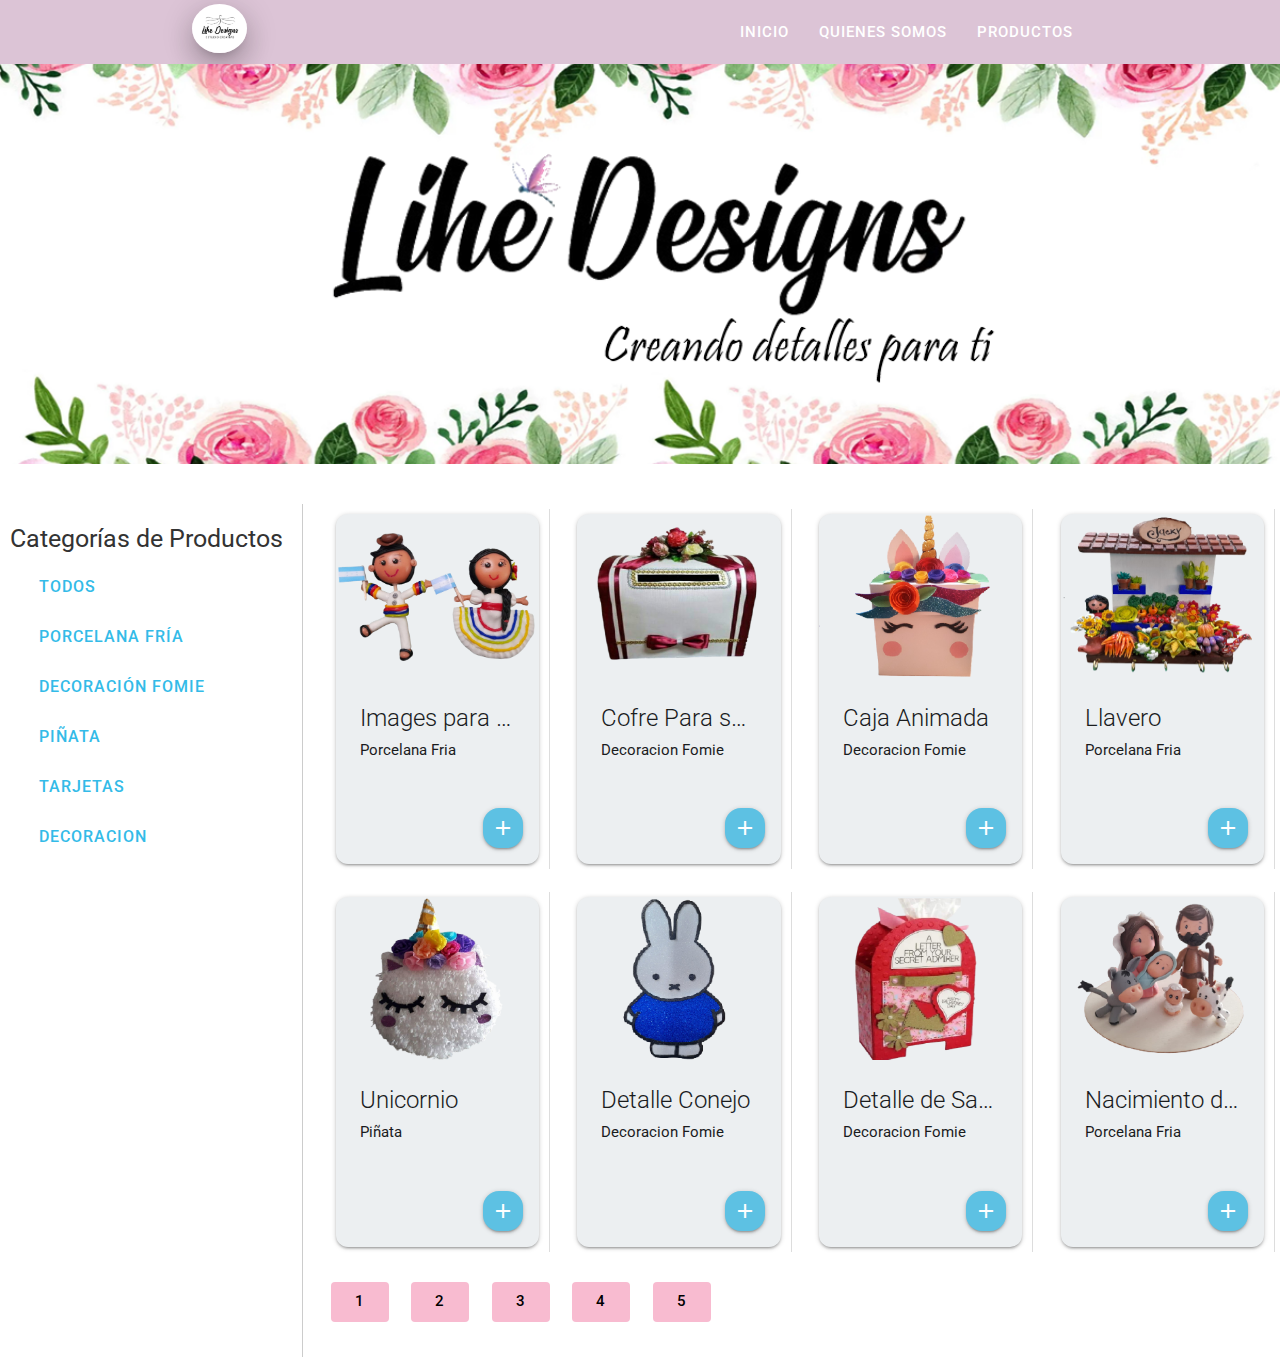
<file: Web/productos.html>
<!DOCTYPE html>
<html>
  <head>
    <link href="https://fonts.googleapis.com/css2?family=Roboto:wght@400;500;700&display=swap" rel="stylesheet">
    <!--Import Google Icon Font-->
    <link href="https://fonts.googleapis.com/icon?family=Material+Icons" rel="stylesheet">
    <!--Let browser know website is optimized for mobile-->
    <link rel="stylesheet" href="css/style.css">
    <link rel="stylesheet" href="css/css_reset.css">
    <!--Import materialize.css-->
    <link type="text/css" rel="stylesheet" href="css/materialize.min.css" media="screen,projection"/>
    <link rel="stylesheet" href="https://cdnjs.cloudflare.com/ajax/libs/font-awesome/6.5.1/css/all.min.css">
    <link rel="stylesheet" href="https://cdnjs.cloudflare.com/ajax/libs/font-awesome/6.0.0/css/all.min.css">



    
    <meta name="viewport" content="width=device-width, initial-scale=1.0"/>
    <title>Lihe Design</title>
  </head>
  <body class="white">
    <header class="header">
    <!--Inicio de Barra de Navegacion-->
    <nav >
      <div class="nav-wrapper trans">
          <div class="container">
            <a href="index.html" class="brand-logo"><img height="70vm" width="74vm" class=" circle responsive-img small z-depth-4" src="img/logo.png" style="vertical-align: middle;"></a>
            <a href="#" data-target="mobile-demo" class="sidenav-trigger"><i class="material-icons">menu</i></a>
            <ul class="right hide-on-med-and-down">
                <li><a href="index.html">Inicio</a></li>
                <li><a href="quienes_somos.html">Quienes Somos</a></li>
                <li><a href="productos.html">Productos</a></li>
            </ul>
          </div>
      </div>
  </nav>

  <ul class="sidenav" id="mobile-demo">
      <li>
          <form>
              <div class="input-field">
                  <input id="search" type="search" required>
                  <label class="label-icon" for="search"><i class="material-icons">search</i></label>
                  <i class="material-icons">close</i>
              </div>
          </form>
      </li>
      <li><a href="#">Inicio</a></li>
      <li><a href="#">Quienes Somos</a></li>
      <li><a href="#">Productos</a></li>
  </ul>
  <!--Fin de barra de navegacion indexada via id-->
    </header>
    <!--Inicio de Slider-->
    <div class="slider ">
      <ul class="slides">
        <li>
          <img class="responsive-img" src="img/Banner/Banner.png" alt="Sample image for first slide">
          <div class="caption center-align">
          </div>
        </li>
        <li>
          <img class="responsive-img" src="img/Banner/Banner-2.png" alt="Sample image for second slide">
          <div class="caption left-align">
            
          </div>
        </li>
        <li>
          <img class="responsive-img" src="img/Banner/Banner-3.png" alt="Sample image for third slide">
          <div class="caption right-align">
            
          </div>
        </li>
      </ul>
    </div>
    <!--Fin Slider-->

     
    <!--Contenedor de las categorias-->

    <!--Inicio de Tarjetas-->
    <div class="container-fluid">
      <div class="row" >
        <!-- Columna para las categorías -->
        <div class="col s12 m4 l3 category-container">
          <!-- Contenido de las categorías (por ahora vacío) -->
          <h5>Categorías de Productos</h5>
          <ul>
            <li><a href="javascript:void(0);" class="filter-category waves-effect waves-light btn" data-category="all">Todos</a></li>
            <li><a href="javascript:void(0);" class="filter-category waves-effect waves-light btn" data-category="Porcelana Fria">Porcelana Fría</a></li>
            <li><a href="javascript:void(0);" class="filter-category waves-effect waves-light btn" data-category="Decoracion Fomie">Decoración Fomie</a></li>
            <li><a href="javascript:void(0);" class="filter-category waves-effect waves-light btn" data-category="Piñata">Piñata</a></li>
            <li><a href="javascript:void(0);" class="filter-category waves-effect waves-light btn" data-category="Tarjeta">Tarjetas</a></li>
            <li><a href="javascript:void(0);" class="filter-category waves-effect waves-light btn" data-category="Decoracion">Decoracion</a></li>
          </ul>
        </div>
        <div class="col s12 m8 l9">
          <div class="row" id="product-grid">
           <!--//Las tarjetas se gereran aqui-->
          </div>
          <!--Inicio de contenedor de navegacion-->
          <div class="row center-align" id="pagination">
          <!-- Aquí se crean los botones de paginación -->
          </div>
          <div id="modals-container">
          <!-- Contenedor para los modales -->
          </div>
        </div>
      </div>  
    </div> 
  
   


<script src="https://cdnjs.cloudflare.com/ajax/libs/materialize/1.0.0/js/materialize.min.js"></script>
<!-- Archivo de productos -->
<link type="text/css" rel="stylesheet" href="css/materialize.min.css">
<script src="js/productos.js"></script>
 <!--JavaScript at end of body for optimized loading-->
 <script type="text/javascript" src="js/materialize.min.js"></script>
 <!--Estructura de menu despegable-->
 <script>
  document.addEventListener('DOMContentLoaded', function() {
    // Inicializar dropdown
    var elems = document.querySelectorAll('.dropdown-trigger');
    var instances = M.Dropdown.init(elems);
      hover:false
    // Inicializar sidenav
    var sidenavElems = document.querySelectorAll('.sidenav');
    M.Sidenav.init(sidenavElems);
    var elems = document.querySelectorAll('.slider');
    var instances = M.Slider.init(elems, {
      height: 400,
      duration:100,
      interval: 2500,
  
      // specify options here
      /** Optional function which generates ARIA label for each indicator */
      indicatorLabelFunc: (idx, current) => {
        let label = "Go to slide " + idx;
        if (current) {
          label = label + " (Current)";
        }
        return label;
      }
    });
  });

</script>
<script>
document.addEventListener('DOMContentLoaded', function() {
  M.AutoInit();
});
</script>
<script src="https://cdnjs.cloudflare.com/ajax/libs/materialize/1.0.0/js/materialize.min.js"></script>
</body>
</html>
</file>
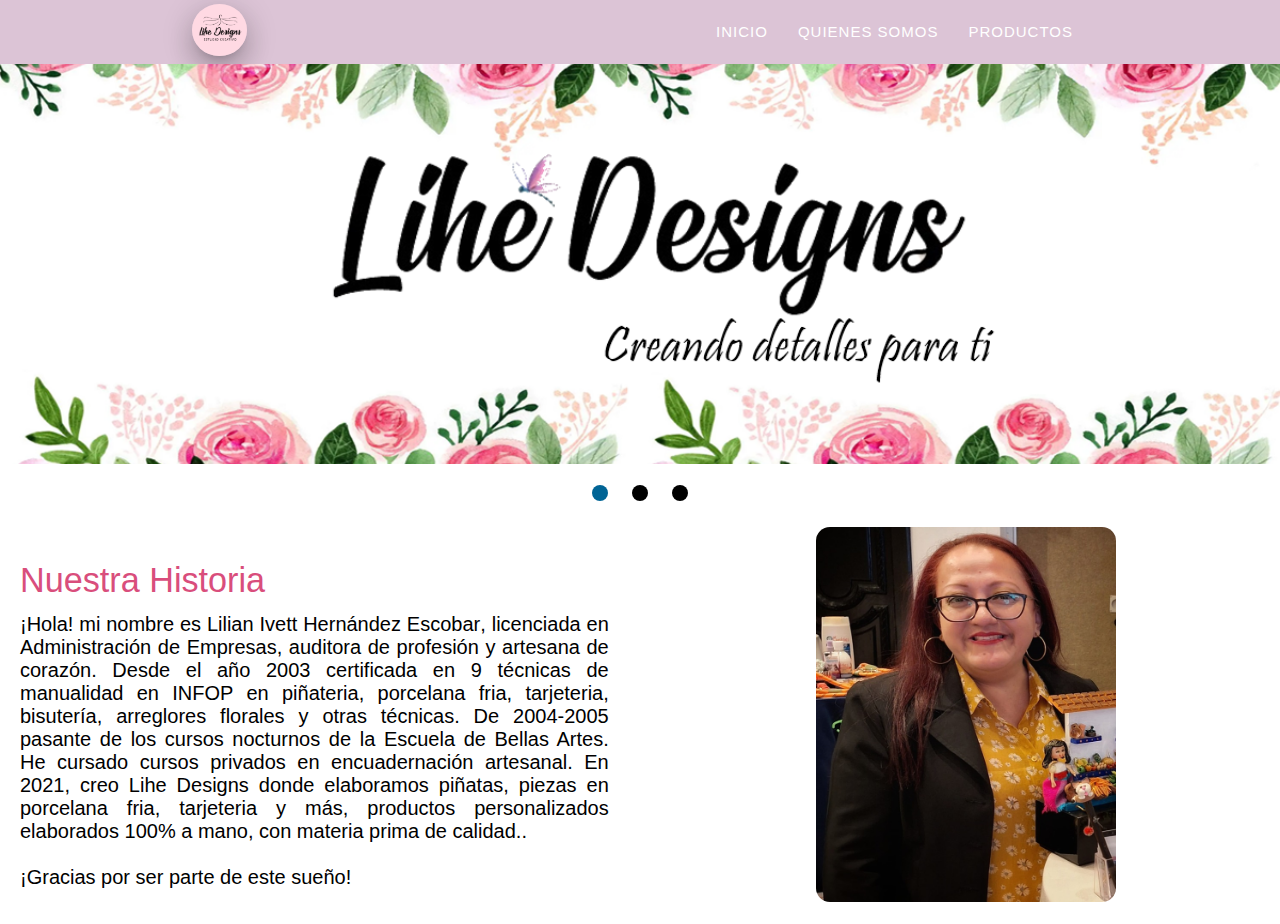
<file: Web/quienes_somos.html>
<!DOCTYPE html>
<html>
  <head>
    <!--Import Google Icon Font-->
    <link href="https://fonts.googleapis.com/icon?family=Material+Icons" rel="stylesheet">
    <link rel="stylesheet" href="css/style.css">
    <link rel="stylesheet" href="css/css_reset.css">
    <!--Import materialize.css-->
    <link type="text/css" rel="stylesheet" href="css/materialize.min.css" media="screen,projection"/>
    <link rel="stylesheet" href="https://cdnjs.cloudflare.com/ajax/libs/font-awesome/6.0.0/css/all.min.css">

    <!--Let browser know website is optimized for mobile-->

    <meta name="viewport" content="width=device-width, initial-scale=1.0"/>
    <title>Lihe Design</title>
  </head>
  <body class="white">
    <header class="header">
    <!--Inicio de Barra de Navegacion-->
    <nav >
      <div class="nav-wrapper trans">
          <div class="container">
            <a href="index.html" class="brand-logo">
              <img class="circle responsive-img  z-depth-4" src="img/Logo1.png" alt="Logo">
            </a>
            <a href="#" data-target="mobile-demo" class="sidenav-trigger"><i class="material-icons">menu</i></a>
            <ul class="right hide-on-med-and-down">
                <li><a href="index.html">Inicio</a></li>
                <li><a href="quienes_somos.html">Quienes Somos</a></li>
                <li><a href="productos.html">Productos</a></li>
            </ul>
          </div>
      </div>
  </nav>

  <ul class="sidenav" id="mobile-demo">
      <li>
          <form>
              <div class="input-field">
                  <input id="search" type="search" required>
                  <label class="label-icon" for="search"><i class="material-icons">search</i></label>
                  <i class="material-icons">close</i>
              </div>
          </form>
      </li>
      <li><a href="#">Inicio</a></li>
      <li><a href="#">Quienes Somos</a></li>
      <li><a href="#">Productos</a></li>
  </ul>
  <!--Fin de barra de navegacion indexada via id-->
    </header>
    <!--Inicio de Slider-->
    <div class="slider ">
      <ul class="slides">
        <li>
          <img class="responsive-img" src="img/Banner/Banner.png" alt="Sample image for first slide">
          <div class="caption center-align">
          </div>
        </li>
        <li>
          <img class="responsive-img" src="img/Banner/Banner-2.png" alt="Sample image for second slide">
          <div class="caption left-align">
            
          </div>
        </li>
        <li>
          <img class="responsive-img" src="img/Banner/Banner-3.png" alt="Sample image for third slide">
          <div class="caption right-align">
            
          </div>
        </li>
      </ul>
    </div>
    <!--Fin Slider-->

    <!-- Sección "Quiénes somos" -->
    <div class="section">
        <div class="row valign-wrapper">
  
        <!-- Columna de Información -->
        <div class="col s12 m6" style="background-color: #ffffff; padding: 20px;">
            <h4 style="color: #d94e7c; " >Nuestra Historia</h4>
            <p style="color: #000000; font-size: 20px; text-align: justify;">
            ¡Hola! mi nombre es <strong>Lilian Ivett Hernández Escobar</strong>, licenciada en Administración de Empresas, auditora de profesión y artesana de corazón.
            Desde el año 2003 certificada en 9 técnicas de manualidad en INFOP en piñateria, porcelana fria, tarjeteria, bisutería, arreglores florales y otras técnicas. 
            De 2004-2005 pasante de los cursos nocturnos de la Escuela de Bellas Artes.
            He cursado cursos privados en encuadernación artesanal.
            En 2021, creo Lihe Designs donde elaboramos piñatas, piezas en porcelana fria, tarjeteria y más, productos personalizados elaborados 100% a mano, con materia prima de calidad.. <br><br>
            ¡Gracias por ser parte de este sueño!
            </p>
        </div>
  
        <!-- Columna de Imagen -->
        <div class="col s12 m6 center-align">
            <img src="img/Lilian.jpg" alt="Fundadora" class="founder-image" style="border-radius: 14px;">
        </div>
  
        </div>
    </div>
  

 <!--JavaScript at end of body for optimized loading-->
 <script type="text/javascript" src="js/materialize.min.js"></script>
 <script src="js/productos.js"></script>
 <!--Estructura de menu despegable-->
 <script>
  document.addEventListener('DOMContentLoaded', function() {
    // Inicializar dropdown
    var elems = document.querySelectorAll('.dropdown-trigger');
    var instances = M.Dropdown.init(elems);
      hover:false
    // Inicializar sidenav
    var sidenavElems = document.querySelectorAll('.sidenav');
    M.Sidenav.init(sidenavElems);
    var elems = document.querySelectorAll('.slider');
    var instances = M.Slider.init(elems, {
      height: 400,
      duration:100,
      interval: 2500,
  
      // specify options here
      /** Optional function which generates ARIA label for each indicator */
      indicatorLabelFunc: (idx, current) => {
        let label = "Go to slide " + idx;
        if (current) {
          label = label + " (Current)";
        }
        return label;
      }
    });
  });

</script>
<script>
document.addEventListener('DOMContentLoaded', function() {
  M.AutoInit();
});
</script>


  </body>
</html>
</file>
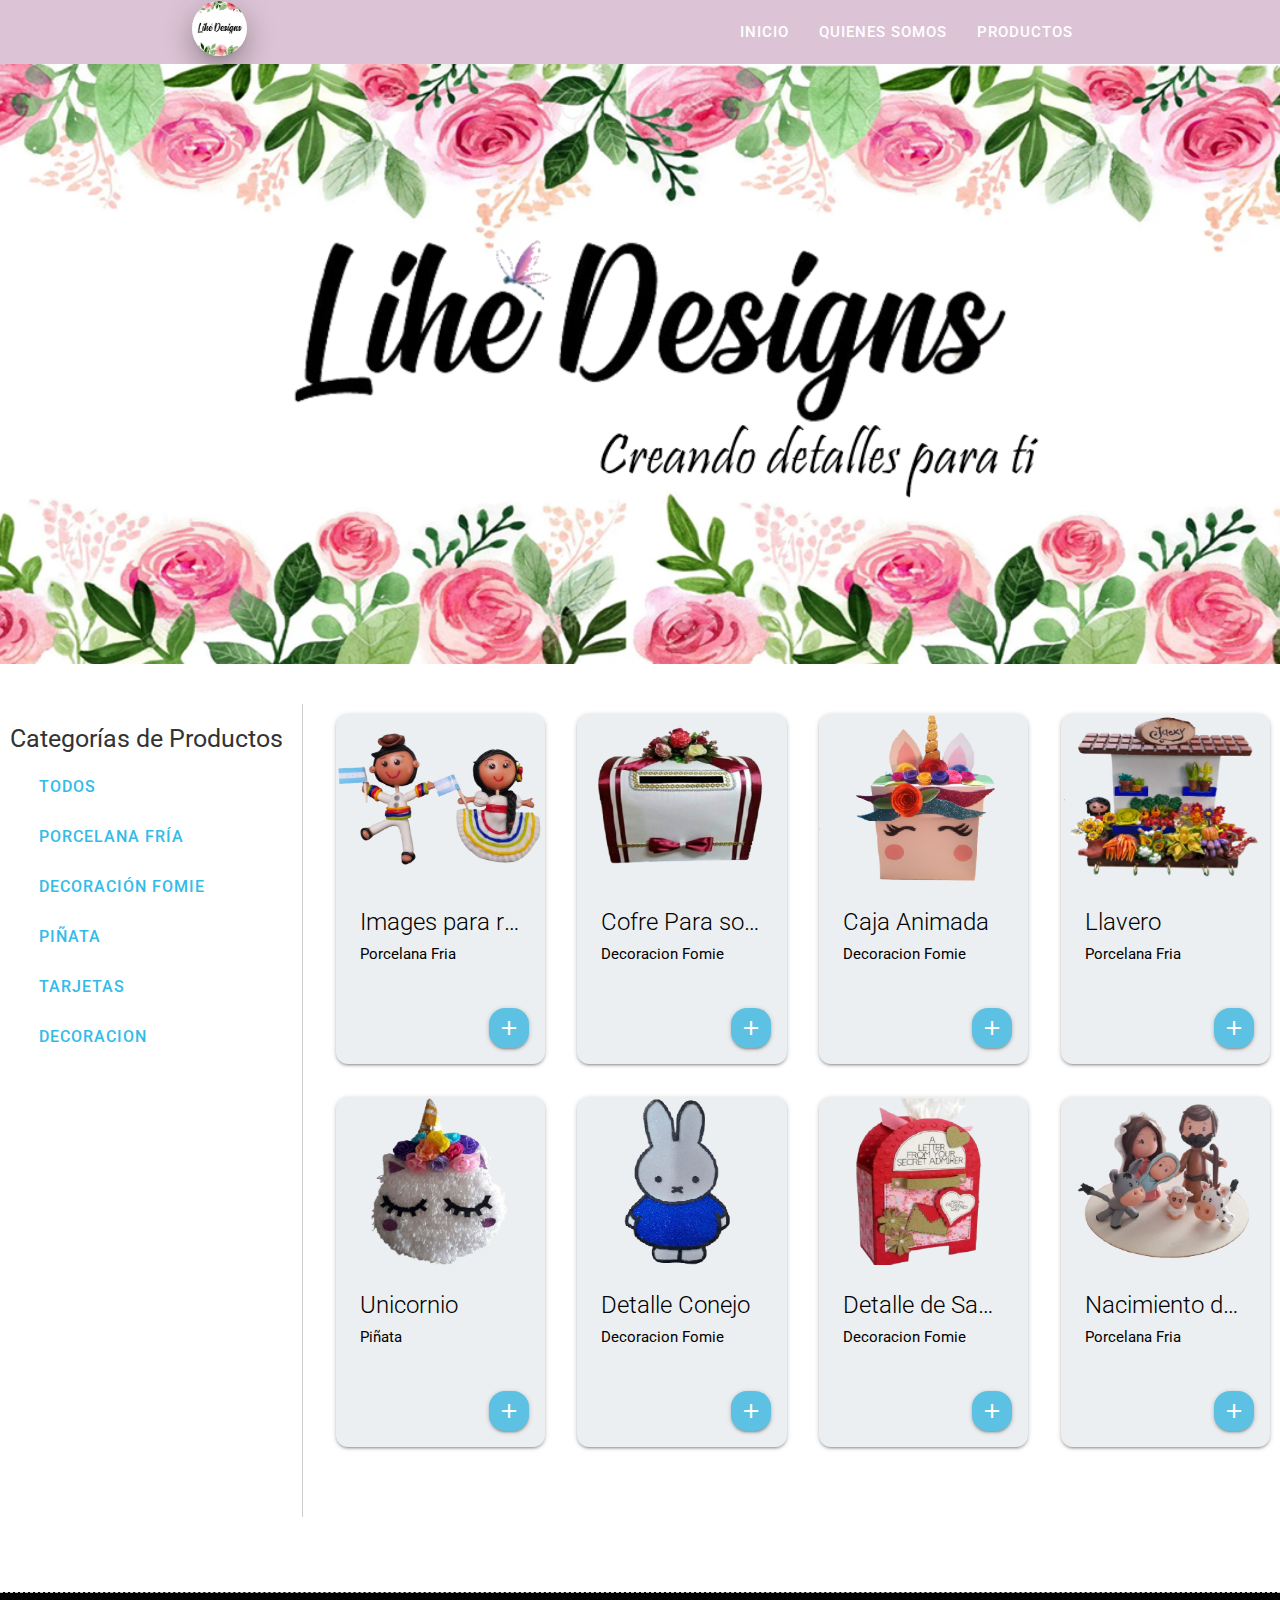
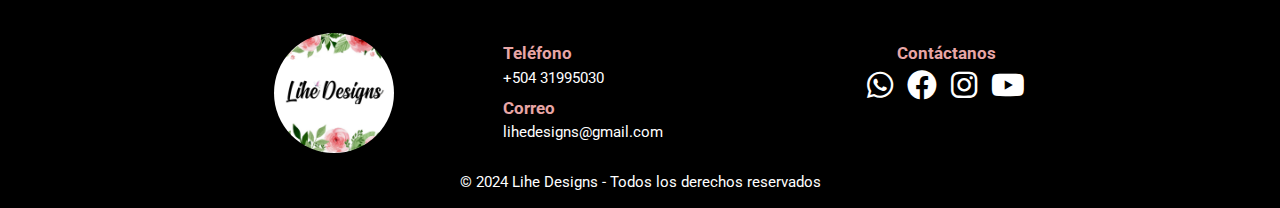
<file: Web Subida/Web/public/productos.html>
<!DOCTYPE html>
<html>
  <head>
    <link href="https://fonts.googleapis.com/css2?family=Roboto:wght@400;500;700&display=swap" rel="stylesheet">
    <!--Import Google Icon Font-->
    <link href="https://fonts.googleapis.com/icon?family=Material+Icons" rel="stylesheet">
    <!--Let browser know website is optimized for mobile-->
    <link rel="stylesheet" href="css/style.css">
    <link rel="stylesheet" href="css/css_reset.css">
    <!--Import materialize.css-->
    <link type="text/css" rel="stylesheet" href="css/materialize.min.css" media="screen,projection"/>
    <link rel="stylesheet" href="https://cdnjs.cloudflare.com/ajax/libs/font-awesome/6.5.1/css/all.min.css">
    <link rel="stylesheet" href="https://cdnjs.cloudflare.com/ajax/libs/font-awesome/6.0.0/css/all.min.css">



    
    <meta name="viewport" content="width=device-width, initial-scale=1.0"/>
    <title>Lihe Design</title>
  </head>
  <body class="white" style="color: black;">
    <header class="header">
    <!--Inicio de Barra de Navegacion-->
    <nav >
      <div class="nav-wrapper trans">
          <div class="container">
            <a href="index.html" class="brand-logo"><img height="70vm" width="74vm" class=" circle responsive-img small z-depth-4" src="img/logo.png" style="vertical-align: middle;"></a>
            <a href="#" data-target="mobile-demo" class="sidenav-trigger"><i class="material-icons">menu</i></a>
            <ul class="right hide-on-med-and-down">
                <li><a href="index.html">Inicio</a></li>
                <li><a href="quienes_somos.html">Quienes Somos</a></li>
                <li><a href="productos.html">Productos</a></li>
            </ul>
          </div>
      </div>
  </nav>

  <ul class="sidenav" id="mobile-demo">
      <li>
          <form>
              <div class="input-field">
                  <input id="search" type="search" required>
                  <label class="label-icon" for="search"><i class="material-icons">search</i></label>
                  <i class="material-icons">close</i>
              </div>
          </form>
      </li>
      <li><a href="index.html">Inicio</a></li>
      <li><a href="quienes_somos.html">Quienes Somos</a></li>
      <li><a href="productos.html">Productos</a></li>
  </ul>
  <!--Fin de barra de navegacion indexada via id-->
    </header>
    <!--Inicio de Slider-->
    <div class="slider hide-on-small-only">
      <ul class="slides ">
        <li>
          <img class="responsive-img" src="img/Banner/Banner.png" alt="Sample image for first slide">
          <div class="caption center-align">
          </div>
        </li>
        <li>
          <img class="responsive-img" src="img/Banner/Banner-2.png" alt="Sample image for second slide">
          <div class="caption left-align">
            
          </div>
        </li>
        <li>
          <img class="responsive-img"  src="img/Banner/Banner-3.png" alt="Sample image for third slide">
          <div class="caption right-align">
            
          </div>
        </li>
      </ul>
    </div>
    <!--Fin Slider-->

     
    <!--Contenedor de las categorias-->

    <!--Inicio de Tarjetas-->
    <div class="container-fluid">
      <div class="row" >
        <!-- Columna para las categorías -->
        <div class="col s12 m4 l3 category-container">
          <!-- Contenido de las categorías (por ahora vacío) -->
          <h5>Categorías de Productos</h5>
          <ul>
            <li><a href="javascript:void(0);" class="filter-category waves-effect waves-light btn" data-category="all">Todos</a></li>
            <li><a href="javascript:void(0);" class="filter-category waves-effect waves-light btn" data-category="Porcelana Fria">Porcelana Fría</a></li>
            <li><a href="javascript:void(0);" class="filter-category waves-effect waves-light btn" data-category="Decoracion Fomie">Decoración Fomie</a></li>
            <li><a href="javascript:void(0);" class="filter-category waves-effect waves-light btn" data-category="Piñata">Piñata</a></li>
            <li><a href="javascript:void(0);" class="filter-category waves-effect waves-light btn" data-category="Tarjeta">Tarjetas</a></li>
            <li><a href="javascript:void(0);" class="filter-category waves-effect waves-light btn" data-category="Decoracion">Decoracion</a></li>
          </ul>
        </div>
        <div class="col s12 m8 l9">
          <div class="row" id="product-grid">
           <!--//Las tarjetas se gereran aqui-->
          </div>
          <!--Inicio de contenedor de navegacion-->
          <div class="row center-align" id="pagination">
          <!-- Aquí se crean los botones de paginación -->
          </div>
          <div id="modals-container">
          <!-- Contenedor para los modales -->
          </div>
        </div>
      </div>  
    </div> 
  
   


<script src="https://cdnjs.cloudflare.com/ajax/libs/materialize/1.0.0/js/materialize.min.js"></script>
<!-- Archivo de productos -->
<link type="text/css" rel="stylesheet" href="css/materialize.min.css">
<script src="js/productos.js"></script>
 <!--JavaScript at end of body for optimized loading-->
 <script type="text/javascript" src="js/materialize.min.js"></script>
 <!--Estructura de menu despegable-->
 <script>
  document.addEventListener('DOMContentLoaded', function() {
    // Inicializar dropdown
    var elems = document.querySelectorAll('.dropdown-trigger');
    var instances = M.Dropdown.init(elems);
      hover:false
    // Inicializar sidenav
    var sidenavElems = document.querySelectorAll('.sidenav');
    M.Sidenav.init(sidenavElems);
    var elems = document.querySelectorAll('.slider');
    var instances = M.Slider.init(elems, {
      height: 600,
      duration:100,
      interval: 2500,
  
      // specify options here
      /** Optional function which generates ARIA label for each indicator */
      indicatorLabelFunc: (idx, current) => {
        let label = "Go to slide " + idx;
        if (current) {
          label = label + " (Current)";
        }
        return label;
      }
    });
  });

</script>
<script>
document.addEventListener('DOMContentLoaded', function() {
  M.AutoInit();
});
</script>
<script src="https://cdnjs.cloudflare.com/ajax/libs/materialize/1.0.0/js/materialize.min.js"></script>
<!-- Footer -->
<footer class="page-footer black" style="padding-top:5px;">
  <div class="container" style="padding-top: 30px;">
    <div class="row">
      <!-- Columna 1: Logo y mensaje -->
      <div class="col s12 m4 center-align">
        <img class="circle responsive-img" src="img/logo.png" alt="Logo Like Designs" style="width: 120px; height: auto;">
      </div>

      <!-- Columna 2: Información de contacto -->
      <div class="col s12 m4">

        <h6 style="color: #E8A6A6; font-weight: bold;">Teléfono</h6>
        <p class="white-text">+504 31995030</p>

        <h6 style="color: #E8A6A6; font-weight: bold;">Correo</h6>
        <p class="white-text">lihedesigns@gmail.com</p>
      </div>

      <!-- Columna 3: Íconos de redes sociales -->
      <div class="col s12 m4 center-align">
        <h6 style="color: #E8A6A6; font-weight: bold;">Contáctanos</h6>
        <a href="https://wa.me/50431995030" target="_blank" class="white-text" style="margin-right: 10px;">
          <i class="fa-brands fa-whatsapp fa-2x"></i>
        </a>
        <a href="https://facebook.com/LiheDesigns?locale=es_LA" target="_blank" class="white-text" style="margin-right: 10px;">
          <i class="fa-brands fa-facebook fa-2x"></i>
        </a>
        <a href="https://instagram.com/lihedesigns/" target="_blank" class="white-text" style="margin-right: 10px;">
          <i class="fa-brands fa-instagram fa-2x"></i>
        </a>
        <a href="https://youtube.com/@LiheDesign" target="_blank" class="white-text">
          <i class="fa-brands fa-youtube fa-2x"></i>
        </a>
      </div>

    </div>
  </div>

  <!-- Línea inferior del footer -->
  <div class="footer-copyright black">
    <div class="container center-align white-text">
      © 2024 Lihe Designs - Todos los derechos reservados
    </div>
  </div>
</footer>
</body>
</html>
</file>
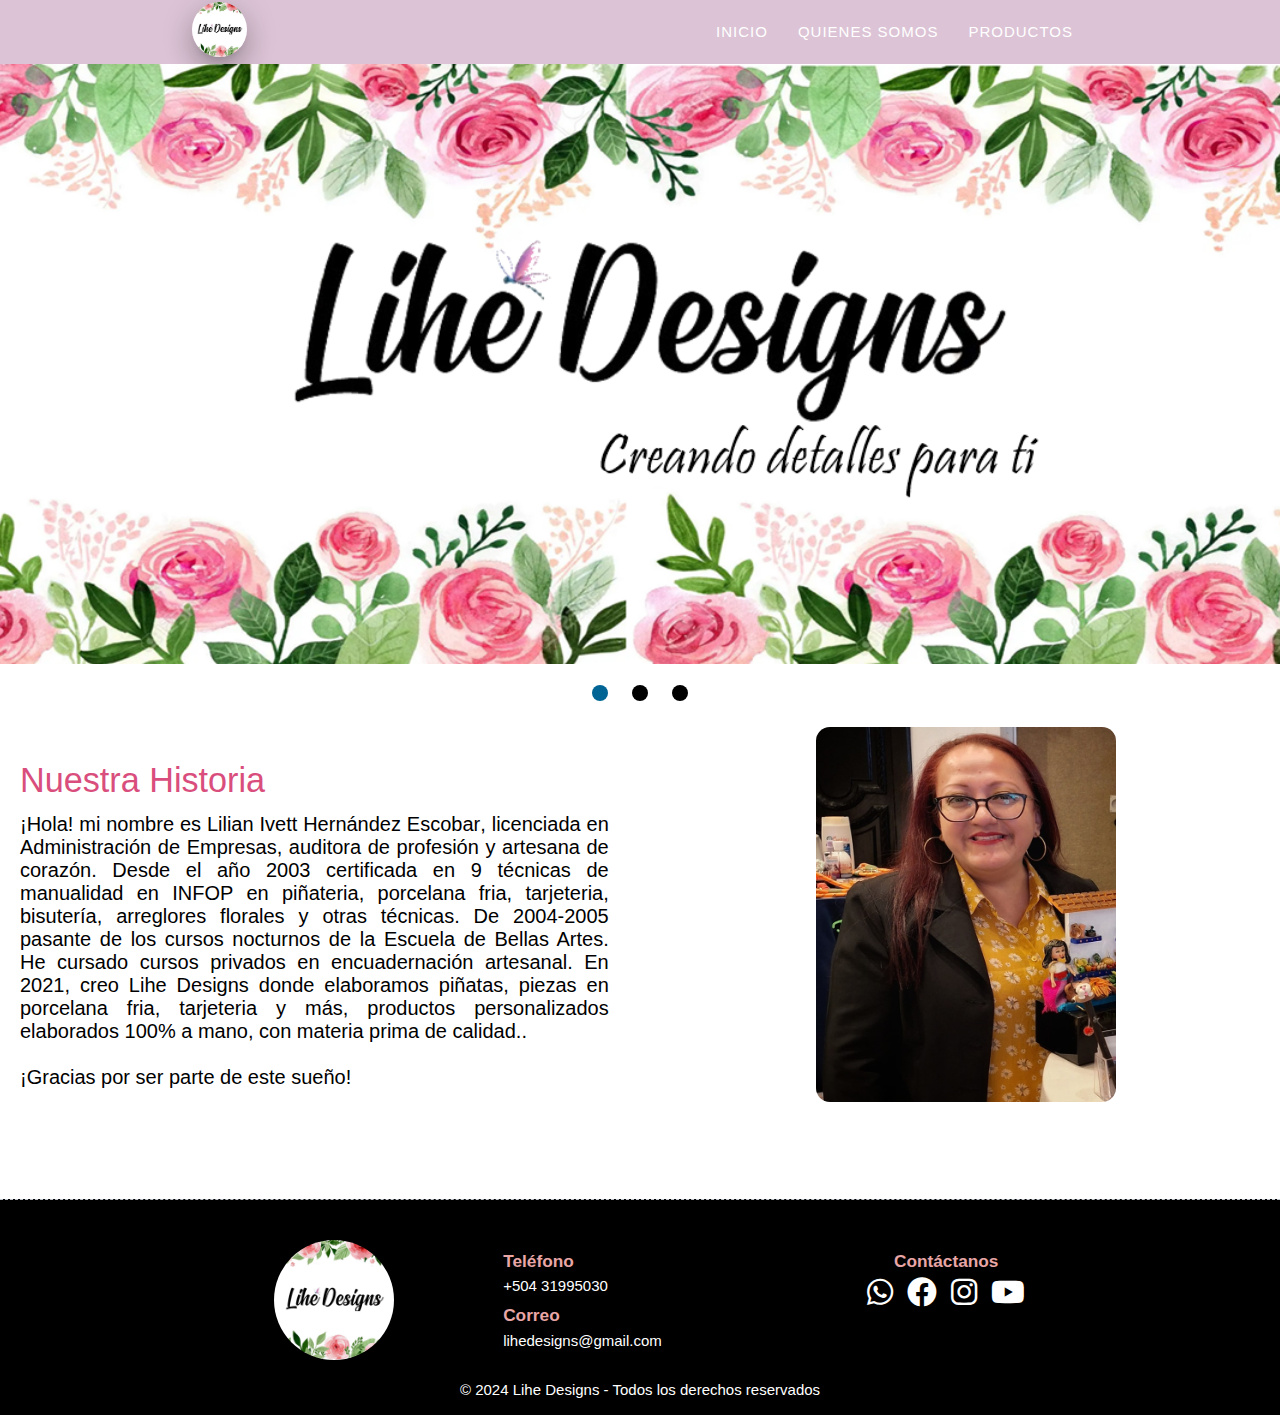
<file: Web Subida/Web/public/quienes_somos.html>
<!DOCTYPE html>
<html>
  <head>
    <!--Import Google Icon Font-->
    <link href="https://fonts.googleapis.com/icon?family=Material+Icons" rel="stylesheet">
    <link rel="stylesheet" href="css/style.css">
    <link rel="stylesheet" href="css/css_reset.css">
    <!--Import materialize.css-->
    <link type="text/css" rel="stylesheet" href="css/materialize.min.css" media="screen,projection"/>
    <link rel="stylesheet" href="https://cdnjs.cloudflare.com/ajax/libs/font-awesome/6.0.0/css/all.min.css">

    <!--Let browser know website is optimized for mobile-->

    <meta name="viewport" content="width=device-width, initial-scale=1.0"/>
    <title>Lihe Design</title>
  </head>
  <body  class="white" style="color: black;">
    <header class="header">
    <!--Inicio de Barra de Navegacion-->
    <nav >
      <div class="nav-wrapper trans">
          <div class="container">
            <a href="index.html" class="brand-logo">
              <img class="circle responsive-img  z-depth-4" src="img/logo.png" alt="Logo">
            </a>
            <a href="#" data-target="mobile-demo" class="sidenav-trigger"><i class="material-icons">menu</i></a>
            <ul class="right hide-on-med-and-down">
                <li><a href="index.html">Inicio</a></li>
                <li><a href="quienes_somos.html">Quienes Somos</a></li>
                <li><a href="productos.html">Productos</a></li>
            </ul>
          </div>
      </div>
  </nav>

  <ul class="sidenav" id="mobile-demo">
      <li>
          <form>
              <div class="input-field">
                  <input id="search" type="search" required>
                  <label class="label-icon" for="search"><i class="material-icons">search</i></label>
                  <i class="material-icons">close</i>
              </div>
          </form>
      </li>
      <li><a href="index.html">Inicio</a></li>
      <li><a href="quienes_somos.html">Quienes Somos</a></li>
      <li><a href="productos.html">Productos</a></li>
  </ul>
  <!--Fin de barra de navegacion indexada via id-->
    </header>
    <!--Inicio de Slider-->
    <div class="slider hide-on-small-and-down ">
      <ul class="slides">
        <li>
          <img class="responsive-img" src="img/Banner/Banner.png" alt="Sample image for first slide">
          <div class="caption center-align">
          </div>
        </li>
        <li>
          <img class="responsive-img" src="img/Banner/Banner-2.png" alt="Sample image for second slide">
          <div class="caption left-align">
            
          </div>
        </li>
        <li>
          <img class="responsive-img" src="img/Banner/Banner-3.png" alt="Sample image for third slide">
          <div class="caption right-align">
            
          </div>
        </li>
      </ul>
    </div>
    <!--Fin Slider-->

    <!-- Sección "Quiénes somos" -->
    <div class="section">
        <div class="row valign-wrapper">
  
        <!-- Columna de Información -->
        <div class="col s12 m6" style="background-color: #ffffff; padding: 20px;">
            <h4 style="color: #d94e7c; " >Nuestra Historia</h4>
            <p style="color: #000000; font-size: 20px; text-align: justify;">
            ¡Hola! mi nombre es <strong>Lilian Ivett Hernández Escobar</strong>, licenciada en Administración de Empresas, auditora de profesión y artesana de corazón.
            Desde el año 2003 certificada en 9 técnicas de manualidad en INFOP en piñateria, porcelana fria, tarjeteria, bisutería, arreglores florales y otras técnicas. 
            De 2004-2005 pasante de los cursos nocturnos de la Escuela de Bellas Artes.
            He cursado cursos privados en encuadernación artesanal.
            En 2021, creo Lihe Designs donde elaboramos piñatas, piezas en porcelana fria, tarjeteria y más, productos personalizados elaborados 100% a mano, con materia prima de calidad.. <br><br>
            ¡Gracias por ser parte de este sueño!
            </p>
        </div>
  
        <!-- Columna de Imagen -->
        <div class="col s12 m6 center-align">
            <img src="img/Lilian.jpg" alt="Fundadora" class="founder-image" style="border-radius: 14px;">
        </div>
  
        </div>
    </div>
  

 <!--JavaScript at end of body for optimized loading-->
 <script type="text/javascript" src="js/materialize.min.js"></script>
 <script src="js/productos.js"></script>
 <!--Estructura de menu despegable-->
 <script>
  document.addEventListener('DOMContentLoaded', function() {
    // Inicializar dropdown
    var elems = document.querySelectorAll('.dropdown-trigger');
    var instances = M.Dropdown.init(elems);
      hover:false
    // Inicializar sidenav
    var sidenavElems = document.querySelectorAll('.sidenav');
    M.Sidenav.init(sidenavElems);
    var elems = document.querySelectorAll('.slider');
    var instances = M.Slider.init(elems, {
      height: 600,
      duration:100,
      interval: 2500,
  
      // specify options here
      /** Optional function which generates ARIA label for each indicator */
      indicatorLabelFunc: (idx, current) => {
        let label = "Go to slide " + idx;
        if (current) {
          label = label + " (Current)";
        }
        return label;
      }
    });
  });

</script>
<script>
document.addEventListener('DOMContentLoaded', function() {
  M.AutoInit();
});
</script>

<!-- Footer -->
<footer class="page-footer black" style="padding-top:5px;">
  <div class="container" style="padding-top: 30px;">
    <div class="row">
      <!-- Columna 1: Logo y mensaje -->
      <div class="col s12 m4 center-align">
        <img class="circle responsive-img" src="img/logo.png" alt="Logo Like Designs" style="width: 120px; height: auto;">
      </div>

      <!-- Columna 2: Información de contacto -->
      <div class="col s12 m4">

        <h6 style="color: #E8A6A6; font-weight: bold;">Teléfono</h6>
        <p class="white-text">+504 31995030</p>

        <h6 style="color: #E8A6A6; font-weight: bold;">Correo</h6>
        <p class="white-text">lihedesigns@gmail.com</p>
      </div>

      <!-- Columna 3: Íconos de redes sociales -->
      <div class="col s12 m4 center-align">
        <h6 style="color: #E8A6A6; font-weight: bold;">Contáctanos</h6>
        <a href="https://wa.me/50431995030" target="_blank" class="white-text" style="margin-right: 10px;">
          <i class="fa-brands fa-whatsapp fa-2x"></i>
        </a>
        <a href="https://facebook.com/LiheDesigns?locale=es_LA" target="_blank" class="white-text" style="margin-right: 10px;">
          <i class="fa-brands fa-facebook fa-2x"></i>
        </a>
        <a href="https://instagram.com/lihedesigns/" target="_blank" class="white-text" style="margin-right: 10px;">
          <i class="fa-brands fa-instagram fa-2x"></i>
        </a>
        <a href="https://youtube.com/@LiheDesign" target="_blank" class="white-text">
          <i class="fa-brands fa-youtube fa-2x"></i>
        </a>
      </div>

    </div>
  </div>

  <!-- Línea inferior del footer -->
  <div class="footer-copyright black">
    <div class="container center-align white-text">
      © 2024 Lihe Designs - Todos los derechos reservados
    </div>
  </div>
</footer>
  </body>
</html>
</file>
<file: Web/css/style.css>
.trans{
    background-color: rgba(228, 164, 181, 0.5) !important;
}

#pagination {
    margin-top: 30px !important; /* Ajusta según lo que necesites */
    margin-bottom: 30px !important;
  }

.brand-logo img {
    width: 55px;    /* Establece el ancho */
    height: 55px;   /* Establece la altura igual que el ancho */
    border-radius: 50%;  /* Esto hace que la imagen sea circular */
    object-fit: cover;   /* Asegura que la imagen se recorte adecuadamente */
    margin-top: -10px;
  }

.card {
    position: relative !important; /* Necesario para posicionar el botón en relación con la tarjeta */
  }
  
.btn-floating {
    position: absolute !important; /* Posición absoluta para que se coloque respecto al contenedor */
    bottom: 16px !important; /* Distancia desde la parte inferior */
    right: 16px !important; /* Distancia desde la parte derecha */
    z-index: 1 !important; /* Para asegurarse de que el botón se vea por encima de otros elementos */
    background-color: rgb(93, 193, 227) !important;
  }
  
  
  /* Si quieres cambiar el color al pasar el mouse */
  .btn-floating:hover {
    background-color: #0a4e7b !important; /* Un color más oscuro para el hover */
  }
  .card {
    height: 350px; /* Altura fija para las tarjetas */
    overflow: hidden; /* Esto asegura que el contenido que se desborda se oculte */
  }
  
  .card .card-title {
    white-space: nowrap; /* Evita que el texto se envuelva a varias líneas */
    text-overflow: ellipsis; /* Agrega "..." si el texto es muy largo */
    overflow: hidden; /* Esto asegura que el texto largo no se desborde */
  }
/* Estilo para el contenedor de categorías */
.col.s3 {
  border-right: 1px solid #ddd; /* Línea divisoria opcional */
  padding-right: 10px;
}
/* Estilos para la columna de categorías */
.col.s12.m4.l3 {
  flex: 0 0 25%; /* Ancho fijo del 25% para las categorías */
}
.col.s12.m8.l9 {
  flex: 0 0 75%; /* Ancho fijo del 75% para los productos */
}

/* Alinear los productos hacia la derecha */
#product-grid {
  margin-left: auto;
  margin-right: 0;
}

/* Opcional: Espaciado entre categorías */
.filter-category {
  display: block;
  margin: 5px 0;
  color: rgb(51, 187, 232);/* Cambia el color si lo prefieres */
  text-decoration: none;
  margin-left: 10px;
}

.filter-category:hover {
  text-decoration: underline;
}


/* Aseguramos que las columnas estén alineadas correctamente */
.row { 
  display: flex;
  flex-wrap: nowrap;  /* No permite que las columnas se envuelvan, se alinean en una fila */
  align-items: flex-start;  /* Alinea los elementos al inicio */
}

/* Agregar algún margen o padding si es necesario */
.col {
  padding: 5px;
}
/* Columna de productos */
.col.s9 {
  padding-left: 20px; /* Espacio entre la línea divisoria y el contenedor de productos */
}
/* Contenedor de categorías con borde derecho */
.category-container {
  border-right: 1px solid #ccc; /* Línea gris */
  padding-right: 15px; /* Espacio interno a la derecha */
  height: 100%; /* Asegura que el contenedor abarque toda la altura del contenido */
  box-sizing: border-box; /* Asegura que el padding no altere el ancho total */
}

.cuadricula{
  margin-top: 10px;
  background-color: white;
  flex: 0 0 100%; 
}

/* General: Estructura de las columnas */
.features {
  display: flex; /* Flexbox para alinear las columnas */
  justify-content: space-between; /* Espaciado uniforme entre columnas */
  align-items: center; /* Centrado vertical */
  position: relative;
}

/* Columnas */
.feature {
  flex: 1; /* Asegura que las columnas ocupen el mismo ancho */
  text-align: center;
  padding: 20px;
  position: relative; /* Necesario para la línea divisora */
  margin-top: 30px;
}

/* Línea divisora vertical */
.feature:not(:last-child)::after {
  content: "";
  position: absolute;
  top: 10%; /* Ajusta la altura de la línea */
  bottom: 10%;
  right: 0;
  width: 2px;
  background-color: #aeacac; /* Color gris */
}

  .feature h6 {
    font-size: 1.5rem;
  }

  .feature p {
    font-size: 1rem;
  }

  .feature img {
    width: 80px;
    height: auto;
  }
h5 {
    font-family: 'Roboto', sans-serif;  /* Cambiar a la fuente que prefieras */
    font-weight: 700;  /* Peso de la fuente, puedes ajustarlo */
    color: #333;  /* Color del texto */
    font-size: 24px;  /* Tamaño de la fuente */
    text-align: center;  /* Alineación centrada */
    margin-bottom: 20px;  /* Espacio inferior */
  }
  ul li a {
    font-family: 'Roboto', sans-serif;  /* Cambiar a la fuente que prefieras */
    font-weight: 500;  /* Peso de la fuente, puedes ajustarlo */
    font-size: 16px;  /* Tamaño de la fuente */
    color: #555;  /* Color del texto */
    text-transform: uppercase;  /* Opcional: convertir el texto a mayúsculas */
    letter-spacing: 1px;  /* Espaciado entre letras */
    padding: 10px 0;  /* Espaciado entre los enlaces */
    display: block;
  }
  
  ul li a:hover {
    color: #FF5722;  /* Cambia el color al pasar el ratón sobre el enlace */
  }


/* Contenedor principal */
.whatsapp-consulta {
  background-color: rgb(115, 206, 232) !important;
  padding: 10px; /* Espaciado interno */
  border-radius: 8px; /* Bordes redondeados */
  display: flex; /* Elementos en línea */
  align-items: center; /* Centrado vertical */
  gap: 10px; /* Espaciado entre texto y botón */
  margin-top: 10px; /* Espacio superior */
  max-width: 300px; /* Ancho máximo */
}

/* Texto de referencia */
.texto-consulta {
  font-size: 14px;
  color: #333; /* Color del texto */
  font-weight: 600; /* Texto más grueso */
}

/* Botón de WhatsApp */
.btn-whatsapp {
  background-color: #25d366; /* Color verde de WhatsApp */
  color: #fff; /* Texto blanco */
  text-transform: none; /* Evita mayúsculas automáticas */
  font-size: 14px; /* Tamaño de fuente */
}

.btn-whatsapp:hover {
  background-color: #1ebe57; /* Color más oscuro al pasar el mouse */
}
.founder-image{
  max-width: 300px; /* Controla el tamaño máximo de la imagen */
  height: auto; /* Mantiene las proporciones */
  border-radius: 10px; /* Opcional: Bordes redondeados */
  margin: 0 auto; /* Centra la imagen si es necesario */
  display: block; /* Elimina márgenes extra */
}
.video-container {
  display: flex;
  justify-content: center;
  align-items: center;
  margin-top: 80px;
  margin-bottom: 30px;
  position: relative;
  width: 50%;
  padding-top: 56.25%; /* Relación de aspecto 16:9 (9/16 = 0.5625) */
  margin-left: 170px;
}

video {
  position: absolute;
  top: 0;
  left: 0;
  width: 100%;
  height: 100%;
  border-radius: 10px;
}
.concurso{
  padding-top: 60px;
  padding-left: 100px;
}
/* Estilo para los recuadros de Misión y Visión */
.recuadro {
  background-color: #f8d4d4;  /* Color de fondo para los recuadros */
  padding: 15px;
  margin-top: 37px;
  border-radius: 8px;
  box-shadow: 0 4px 8px rgba(0, 0, 0, 0.1); /* Sombra ligera para dar un efecto elevado */
}

.recuadro h6 {
  font-size: 20px;
  color: rgba(228, 164, 181); /* Color de título */
  margin-bottom: 10px;
}

.recuadro p {
  font-size: 16px;
  color: #333; /* Color del texto */
  text-align: justify;
}
</file>
<file: Web Subida/Web/public/css/style.css>
.trans{
    background-color: rgba(228, 164, 181, 0.5) !important;
}

#pagination {
    margin-top: 30px !important; /* Ajusta según lo que necesites */
    margin-bottom: 30px !important;
  }

.brand-logo img {
    width: 55px;    /* Establece el ancho */
    height: 55px;   /* Establece la altura igual que el ancho */
    border-radius: 50%;  /* Esto hace que la imagen sea circular */
    object-fit: cover;   /* Asegura que la imagen se recorte adecuadamente */
    margin-top: -10px;
  }

.card {
    position: relative !important; /* Necesario para posicionar el botón en relación con la tarjeta */
  }
  
.btn-floating {
    position: absolute !important; /* Posición absoluta para que se coloque respecto al contenedor */
    bottom: 16px !important; /* Distancia desde la parte inferior */
    right: 16px !important; /* Distancia desde la parte derecha */
    z-index: 1 !important; /* Para asegurarse de que el botón se vea por encima de otros elementos */
    background-color: rgb(93, 193, 227) !important;
  }
  
  
  /* Si quieres cambiar el color al pasar el mouse */
  .btn-floating:hover {
    background-color: #0a4e7b !important; /* Un color más oscuro para el hover */
  }
  .card {
    height: 350px; /* Altura fija para las tarjetas */
    overflow: hidden; /* Esto asegura que el contenido que se desborda se oculte */
  }
  
  .card .card-title {
    white-space: nowrap; /* Evita que el texto se envuelva a varias líneas */
    text-overflow: ellipsis; /* Agrega "..." si el texto es muy largo */
    overflow: hidden; /* Esto asegura que el texto largo no se desborde */
  }
/* Estilo para el contenedor de categorías */
.col.s3 {
  border-right: 1px solid #ddd; /* Línea divisoria opcional */
  padding-right: 10px;
}
/* Estilos para la columna de categorías */
.col.s12.m4.l3 {
  flex: 0 0 25%; /* Ancho fijo del 25% para las categorías */
}
.col.s12.m8.l9 {
  flex: 0 0 75%; /* Ancho fijo del 75% para los productos */
}

/* Alinear los productos hacia la derecha */
#product-grid {
  margin-left: auto;
  margin-right: 0;
}

/* Opcional: Espaciado entre categorías */
.filter-category {
  display: block;
  margin: 5px 0;
  color: rgb(51, 187, 232);/* Cambia el color si lo prefieres */
  text-decoration: none;
  margin-left: 10px;
}

.filter-category:hover {
  text-decoration: underline;
}


/* Aseguramos que las columnas estén alineadas correctamente */
.row { 
  display: flex;
  flex-wrap: nowrap;  /* No permite que las columnas se envuelvan, se alinean en una fila */
  align-items: flex-start;  /* Alinea los elementos al inicio */
}

/* Agregar algún margen o padding si es necesario */
.col {
  padding: 5px;
}
/* Columna de productos */
.col.s9 {
  padding-left: 20px; /* Espacio entre la línea divisoria y el contenedor de productos */
}
/* Contenedor de categorías con borde derecho */
.category-container {
  border-right: 1px solid #ccc; /* Línea gris */
  padding-right: 15px; /* Espacio interno a la derecha */
  height: 100%; /* Asegura que el contenedor abarque toda la altura del contenido */
  box-sizing: border-box; /* Asegura que el padding no altere el ancho total */
}

.cuadricula{
  margin-top: 10px;
  background-color: white;
  flex: 0 0 100%; 
}

/* General: Estructura de las columnas */
.features {
  display: flex; /* Flexbox para alinear las columnas */
  justify-content: space-between; /* Espaciado uniforme entre columnas */
  align-items: center; /* Centrado vertical */
  position: relative;
}

/* Columnas */
.feature {
  flex: 1; /* Asegura que las columnas ocupen el mismo ancho */
  text-align: center;
  padding: 20px;
  position: relative; /* Necesario para la línea divisora */
  margin-top: 30px;
}

/* Línea divisora vertical */
.feature:not(:last-child)::after {
  content: "";
  position: absolute;
  top: 10%; /* Ajusta la altura de la línea */
  bottom: 10%;
  right: 0;
  width: 2px;
  background-color: #aeacac; /* Color gris */
}

  .feature h6 {
    font-size: 1.5rem;
  }

  .feature p {
    font-size: 1rem;
  }

  .feature img {
    width: 80px;
    height: auto;
  }
h5 {
    font-family: 'Roboto', sans-serif;  /* Cambiar a la fuente que prefieras */
    font-weight: 700;  /* Peso de la fuente, puedes ajustarlo */
    color: #333;  /* Color del texto */
    font-size: 24px;  /* Tamaño de la fuente */
    text-align: center;  /* Alineación centrada */
    margin-bottom: 20px;  /* Espacio inferior */
  }
  ul li a {
    font-family: 'Roboto', sans-serif;  /* Cambiar a la fuente que prefieras */
    font-weight: 500;  /* Peso de la fuente, puedes ajustarlo */
    font-size: 16px;  /* Tamaño de la fuente */
    color: #555;  /* Color del texto */
    text-transform: uppercase;  /* Opcional: convertir el texto a mayúsculas */
    letter-spacing: 1px;  /* Espaciado entre letras */
    padding: 10px 0;  /* Espaciado entre los enlaces */
    display: block;
  }
  
  ul li a:hover {
    color: #FF5722;  /* Cambia el color al pasar el ratón sobre el enlace */
  }


/* Contenedor principal */
.whatsapp-consulta {
  background-color: rgb(115, 206, 232) !important;
  padding: 10px; /* Espaciado interno */
  border-radius: 8px; /* Bordes redondeados */
  display: flex; /* Elementos en línea */
  align-items: center; /* Centrado vertical */
  gap: 10px; /* Espaciado entre texto y botón */
  margin-top: 10px; /* Espacio superior */
  max-width: 300px; /* Ancho máximo */
}

/* Texto de referencia */
.texto-consulta {
  font-size: 14px;
  color: #333; /* Color del texto */
  font-weight: 600; /* Texto más grueso */
}

/* Botón de WhatsApp */
.btn-whatsapp {
  background-color: #25d366; /* Color verde de WhatsApp */
  color: #fff; /* Texto blanco */
  text-transform: none; /* Evita mayúsculas automáticas */
  font-size: 14px; /* Tamaño de fuente */
}

.btn-whatsapp:hover {
  background-color: #1ebe57; /* Color más oscuro al pasar el mouse */
}
.founder-image{
  max-width: 300px; /* Controla el tamaño máximo de la imagen */
  height: auto; /* Mantiene las proporciones */
  border-radius: 10px; /* Opcional: Bordes redondeados */
  margin: 0 auto; /* Centra la imagen si es necesario */
  display: block; /* Elimina márgenes extra */
}
.video-container {
  display: flex;
  justify-content: center;
  align-items: center;
  margin-top: 80px;
  margin-bottom: 30px;
  position: relative;
  width: 50%;
  padding-top: 56.25%; /* Relación de aspecto 16:9 (9/16 = 0.5625) */
  margin-left: 170px;
}

video {
  position: absolute;
  top: 0;
  left: 0;
  width: 100%;
  height: 100%;
  border-radius: 10px;
}
.concurso{
  padding-top: 60px;
  padding-left: 100px;
}
/* Estilo para los recuadros de Misión y Visión */
.recuadro {
  background-color: #f8d4d4;  /* Color de fondo para los recuadros */
  padding: 15px;
  margin-top: 37px;
  border-radius: 8px;
  box-shadow: 0 4px 8px rgba(0, 0, 0, 0.1); /* Sombra ligera para dar un efecto elevado */
}

.recuadro h6 {
  font-size: 20px;
  color: rgba(228, 164, 181); /* Color de título */
  margin-bottom: 10px;
}

.recuadro p {
  font-size: 16px;
  color: #333; /* Color del texto */
  text-align: justify;
}
</file>
